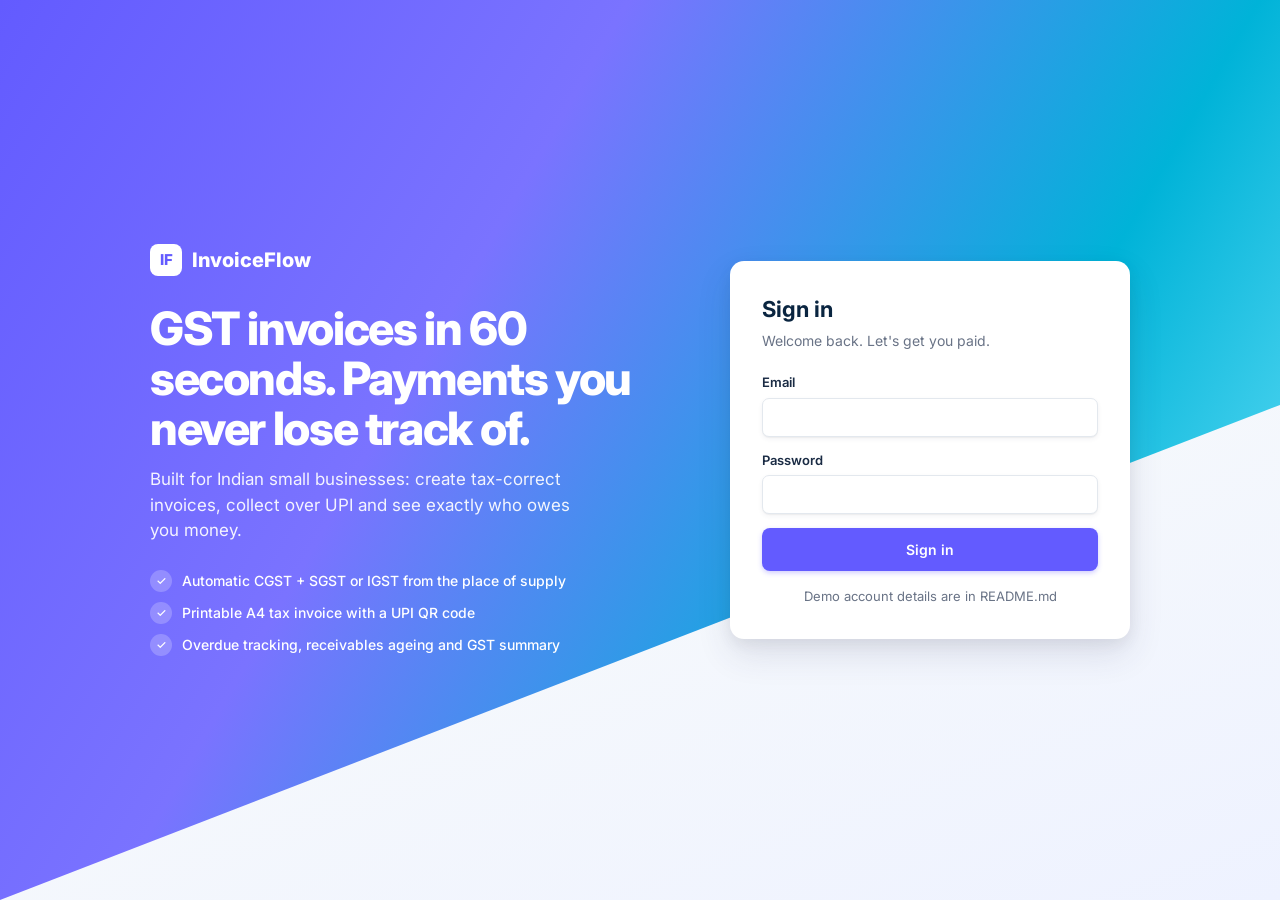
<file: index.html>
<!DOCTYPE html>
<html lang="en">
<head>
    <meta charset="UTF-8">
    <meta name="viewport" content="width=device-width, initial-scale=1.0">
    <title>InvoiceFlow · GST Invoicing for Small Businesses</title>
    <link rel="preconnect" href="https://fonts.googleapis.com">
    <link href="https://fonts.googleapis.com/css2?family=Inter:wght@400;500;600;700;800&family=JetBrains+Mono:wght@500&display=swap" rel="stylesheet">
    <link rel="stylesheet" href="style.css">
</head>
<body data-page="login">

<div class="login-page">
    <div class="login-wrap">
        <section class="login-copy">
            <div class="brand"><span class="brand-mark">IF</span> InvoiceFlow</div>
            <h1>GST invoices in 60 seconds. Payments you never lose track of.</h1>
            <p>Built for Indian small businesses: create tax-correct invoices, collect over UPI and see exactly who owes you money.</p>
            <ul>
                <li>Automatic CGST + SGST or IGST from the place of supply</li>
                <li>Printable A4 tax invoice with a UPI QR code</li>
                <li>Overdue tracking, receivables ageing and GST summary</li>
            </ul>
        </section>

        <form class="login-card" id="loginForm" novalidate>
            <h2>Sign in</h2>
            <p class="sub">Welcome back. Let's get you paid.</p>
            <div class="form-error hidden" id="loginError"></div>
            <div class="field">
                <label for="email">Email</label>
                <input id="email" name="email" type="email" autocomplete="username" required>
            </div>
            <div class="field">
                <label for="password">Password</label>
                <input id="password" name="password" type="password" autocomplete="current-password" required>
            </div>
            <button class="btn btn-primary" style="width:100%;padding:10px" type="submit">Sign in</button>
            <p class="note">Demo account details are in README.md</p>
        </form>
    </div>
</div>

<script src="app.js"></script>
</body>
</html>
</file>
<file: style.css>
/* =========================================================
   InvoiceFlow - GST Invoicing & Payment Tracking
   One stylesheet for login, the app and the printable invoice
   ========================================================= */

:root {
    --bg: #f6f9fc;
    --surface: #ffffff;
    --navy: #0a2540;
    --ink: #1a2b44;
    --muted: #697386;
    --line: #e3e8ee;
    --line-2: #f0f3f7;
    --brand: #635bff;
    --brand-dark: #4b44e0;
    --brand-soft: #eeedff;
    --cyan: #00b3d8;
    --green: #0e9f6e;
    --green-soft: #def7ec;
    --amber: #c27803;
    --amber-soft: #fdf6b2;
    --red: #df1b41;
    --red-soft: #ffe4e8;
    --radius: 10px;
    --shadow: 0 2px 5px rgba(50, 50, 93, .06), 0 1px 1px rgba(0, 0, 0, .04);
    --shadow-lg: 0 15px 35px rgba(50, 50, 93, .12), 0 5px 15px rgba(0, 0, 0, .06);
    --font: "Inter", system-ui, -apple-system, sans-serif;
    --mono: "JetBrains Mono", ui-monospace, monospace;
}

* { box-sizing: border-box; margin: 0; padding: 0; }
html { -webkit-text-size-adjust: 100%; }
body { font-family: var(--font); background: var(--bg); color: var(--ink); font-size: 14px; line-height: 1.5; }
a { color: var(--brand); text-decoration: none; }
button, input, select, textarea { font: inherit; color: inherit; }
.hidden { display: none !important; }
.num { font-variant-numeric: tabular-nums; }
.mono { font-family: var(--mono); font-size: 13px; }
.muted { color: var(--muted); }
.right { text-align: right; }

/* ---------- Buttons & forms ---------- */
.btn {
    display: inline-flex; align-items: center; justify-content: center; gap: 6px;
    padding: 8px 14px; border-radius: 8px; border: 1px solid transparent; font-weight: 600; font-size: 14px;
    cursor: pointer; white-space: nowrap; transition: background .15s, box-shadow .15s, transform .1s;
}
.btn:active { transform: translateY(1px); }
.btn-primary { background: var(--brand); color: #fff; box-shadow: 0 2px 5px rgba(99, 91, 255, .3); }
.btn-primary:hover { background: var(--brand-dark); }
.btn-light { background: var(--surface); border-color: var(--line); color: var(--ink); box-shadow: var(--shadow); }
.btn-light:hover { background: var(--line-2); }
.btn-danger { background: var(--surface); border-color: #f5c2cc; color: var(--red); }
.btn-danger:hover { background: var(--red-soft); }
.btn-sm { padding: 5px 10px; font-size: 13px; }
.btn[disabled] { opacity: .55; cursor: not-allowed; }
.icon-btn { border: 0; background: none; cursor: pointer; color: var(--muted); font-size: 16px; padding: 4px 6px; border-radius: 6px; }
.icon-btn:hover { background: var(--red-soft); color: var(--red); }

.field { display: flex; flex-direction: column; gap: 5px; margin-bottom: 14px; }
.field label { font-size: 13px; font-weight: 600; color: var(--ink); }
.field .hint { font-size: 12px; color: var(--muted); }
.input, .field input, .field select, .field textarea {
    width: 100%; padding: 8px 11px; border: 1px solid var(--line); border-radius: 7px; background: var(--surface);
    outline: none; box-shadow: var(--shadow); transition: border .15s, box-shadow .15s;
}
.input:focus, .field input:focus, .field select:focus, .field textarea:focus { border-color: var(--brand); box-shadow: 0 0 0 3px rgba(99, 91, 255, .18); }
.field textarea { min-height: 70px; resize: vertical; }
.form-grid { display: grid; grid-template-columns: repeat(2, 1fr); gap: 0 14px; }
.form-grid .span-2 { grid-column: span 2; }
.form-error { background: var(--red-soft); color: var(--red); padding: 9px 12px; border-radius: 8px; margin-bottom: 14px; font-weight: 500; }

/* ---------- Status pills ---------- */
.pill { display: inline-block; padding: 2px 9px; border-radius: 6px; font-size: 12px; font-weight: 600; text-transform: capitalize; white-space: nowrap; }
.pill.paid { background: var(--green-soft); color: #03543f; }
.pill.partial { background: var(--amber-soft); color: #8e4b10; }
.pill.unpaid { background: #e3ecfa; color: #1e429f; }
.pill.overdue { background: var(--red-soft); color: #b0102f; }
.pill.cancelled { background: var(--line-2); color: var(--muted); text-decoration: line-through; }
.tag { display: inline-block; padding: 1px 7px; border-radius: 5px; font-size: 11px; font-weight: 700; background: var(--brand-soft); color: var(--brand-dark); letter-spacing: .02em; }
.tag.igst { background: #e0f7fc; color: #036b82; }

/* =========================================================
   LOGIN (index.html)
   ========================================================= */
.login-page {
    min-height: 100vh; display: grid; place-items: center; padding: 32px 16px; position: relative; overflow: hidden;
    background: linear-gradient(160deg, #f6f9fc 0%, #f6f9fc 55%, #eef2ff 100%);
}
.login-page::before {
    content: ""; position: absolute; inset: 0; clip-path: polygon(0 0, 100% 0, 100% 45%, 0 100%);
    background: linear-gradient(120deg, #635bff 0%, #7a73ff 35%, #00b3d8 70%, #80e9ff 100%); z-index: 0;
}
.login-wrap { position: relative; z-index: 1; width: 100%; max-width: 980px; display: grid; grid-template-columns: 1fr 400px; gap: 40px; align-items: center; }
.login-copy { color: #fff; }
.login-copy .brand { display: flex; align-items: center; gap: 10px; font-weight: 800; font-size: 20px; margin-bottom: 28px; }
.brand-mark { width: 32px; height: 32px; border-radius: 8px; background: var(--navy); color: #fff; display: grid; place-items: center; font-weight: 800; font-size: 15px; }
.login-copy .brand-mark { background: #fff; color: var(--brand); }
.login-copy h1 { font-size: clamp(30px, 4.4vw, 46px); line-height: 1.08; letter-spacing: -.03em; font-weight: 800; margin-bottom: 14px; }
.login-copy p { font-size: 17px; opacity: .92; max-width: 440px; }
.login-copy ul { list-style: none; margin-top: 26px; display: grid; gap: 10px; }
.login-copy li { display: flex; gap: 10px; align-items: center; font-weight: 500; }
.login-copy li::before { content: "✓"; width: 22px; height: 22px; border-radius: 50%; background: rgba(255, 255, 255, .22); display: grid; place-items: center; font-size: 12px; flex-shrink: 0; }
.login-card { background: var(--surface); border-radius: 14px; padding: 32px; box-shadow: var(--shadow-lg); }
.login-card h2 { font-size: 22px; font-weight: 700; margin-bottom: 4px; color: var(--navy); }
.login-card .sub { color: var(--muted); margin-bottom: 22px; }
.login-card .note { margin-top: 16px; font-size: 13px; color: var(--muted); text-align: center; }

/* =========================================================
   APP SHELL (app.html - React)
   ========================================================= */
.topbar { background: var(--surface); border-bottom: 1px solid var(--line); position: sticky; top: 0; z-index: 20; }
.topbar-inner { max-width: 1240px; margin: 0 auto; padding: 0 24px; height: 60px; display: flex; align-items: center; gap: 28px; }
.topbar .brand { display: flex; align-items: center; gap: 9px; font-weight: 800; color: var(--navy); font-size: 16px; }
.tabs-nav { display: flex; gap: 4px; height: 100%; }
.tabs-nav button {
    border: 0; background: none; cursor: pointer; padding: 0 12px; font-weight: 600; color: var(--muted);
    border-bottom: 2px solid transparent; height: 100%; white-space: nowrap;
}
.tabs-nav button:hover { color: var(--navy); }
.tabs-nav button.on { color: var(--brand); border-color: var(--brand); }
.topbar .spacer { flex: 1; }
.user-chip { display: flex; align-items: center; gap: 10px; font-size: 13px; }
.user-chip .av { width: 32px; height: 32px; border-radius: 50%; background: var(--navy); color: #fff; display: grid; place-items: center; font-weight: 700; }
.user-chip small { display: block; color: var(--muted); font-size: 12px; line-height: 1.2; }

.page { max-width: 1240px; margin: 0 auto; padding: 28px 24px 70px; }
.page-head { display: flex; align-items: center; justify-content: space-between; gap: 14px; flex-wrap: wrap; margin-bottom: 20px; }
.page-head h1 { font-size: 26px; font-weight: 700; letter-spacing: -.02em; color: var(--navy); }
.page-head p { color: var(--muted); }
.toolbar { display: flex; gap: 8px; flex-wrap: wrap; align-items: center; }
.toolbar .input { width: auto; min-width: 190px; }
.back { display: inline-flex; align-items: center; gap: 6px; font-weight: 600; margin-bottom: 10px; cursor: pointer; border: 0; background: none; color: var(--brand); }

.card { background: var(--surface); border: 1px solid var(--line); border-radius: var(--radius); box-shadow: var(--shadow); }
.card-pad { padding: 20px; }
.card-head { display: flex; align-items: center; justify-content: space-between; padding: 16px 20px; border-bottom: 1px solid var(--line); }
.card-head h3 { font-size: 15px; font-weight: 700; color: var(--navy); }
.card-head small { color: var(--muted); }

/* KPIs */
.kpis { display: grid; grid-template-columns: repeat(4, 1fr); gap: 16px; margin-bottom: 20px; }
.kpi { padding: 18px 20px; }
.kpi .label { font-size: 13px; color: var(--muted); font-weight: 500; display: flex; justify-content: space-between; }
.kpi .value { font-size: 26px; font-weight: 700; color: var(--navy); letter-spacing: -.02em; margin: 6px 0 2px; font-variant-numeric: tabular-nums; }
.kpi .sub { font-size: 12px; color: var(--muted); }
.kpi.alert .value { color: var(--red); }
.kpi .bar { height: 4px; background: var(--line-2); border-radius: 4px; margin-top: 10px; overflow: hidden; }
.kpi .bar i { display: block; height: 100%; background: var(--green); }

.dash-grid { display: grid; grid-template-columns: 1.6fr 1fr; gap: 16px; margin-bottom: 16px; }

/* Column chart (billed vs collected) */
.chart { display: grid; grid-template-columns: repeat(6, 1fr); gap: 14px; align-items: end; height: 220px; padding: 10px 6px 0; border-bottom: 1px solid var(--line); }
.chart .col { display: flex; gap: 4px; align-items: end; justify-content: center; height: 100%; position: relative; }
.chart .col i { width: 34%; max-width: 26px; border-radius: 4px 4px 0 0; transition: height .6s ease; min-height: 2px; }
.chart .col i.b { background: var(--brand); }
.chart .col i.c { background: var(--cyan); }
.chart .col:hover i { filter: brightness(1.1); }
.chart-labels { display: grid; grid-template-columns: repeat(6, 1fr); gap: 14px; text-align: center; font-size: 12px; color: var(--muted); padding-top: 6px; }
.legend { display: flex; gap: 16px; font-size: 12px; color: var(--muted); }
.legend span::before { content: ""; display: inline-block; width: 10px; height: 10px; border-radius: 3px; margin-right: 6px; background: var(--c); vertical-align: -1px; }
.tip { position: absolute; bottom: calc(100% + 6px); left: 50%; transform: translateX(-50%); background: var(--navy); color: #fff; font-size: 12px; padding: 6px 9px; border-radius: 6px; white-space: nowrap; opacity: 0; pointer-events: none; transition: opacity .15s; z-index: 2; }
.chart .col:hover .tip { opacity: 1; }

/* Ageing stacked bar */
.stack { display: flex; height: 14px; border-radius: 7px; overflow: hidden; background: var(--line-2); margin: 6px 0 16px; }
.stack i { display: block; height: 100%; }
.aging-row { display: flex; justify-content: space-between; align-items: center; padding: 7px 0; border-bottom: 1px solid var(--line-2); }
.aging-row span::before { content: ""; display: inline-block; width: 9px; height: 9px; border-radius: 50%; background: var(--c); margin-right: 8px; }
.gst-split { display: grid; grid-template-columns: repeat(3, 1fr); gap: 10px; margin-top: 6px; }
.gst-split div { background: var(--line-2); border-radius: 8px; padding: 10px 12px; }
.gst-split small { color: var(--muted); font-size: 12px; font-weight: 600; }
.gst-split b { display: block; font-size: 15px; color: var(--navy); }

/* Tables */
.table-wrap { overflow-x: auto; }
table.data { width: 100%; border-collapse: collapse; }
table.data th { text-align: left; font-size: 12px; font-weight: 600; color: var(--muted); padding: 10px 16px; background: #fafbfc; border-bottom: 1px solid var(--line); white-space: nowrap; }
table.data td { padding: 12px 16px; border-bottom: 1px solid var(--line-2); vertical-align: middle; }
table.data tr:last-child td { border-bottom: 0; }
table.data tr.click { cursor: pointer; }
table.data tr.click:hover td { background: #f8f9ff; }
table.data .right, table.data th.right { text-align: right; }
.empty { text-align: center; color: var(--muted); padding: 34px; }

.filter-tabs { display: flex; gap: 2px; background: var(--line-2); padding: 3px; border-radius: 8px; }
.filter-tabs button { border: 0; background: none; padding: 6px 12px; border-radius: 6px; font-weight: 600; color: var(--muted); cursor: pointer; font-size: 13px; }
.filter-tabs button.on { background: var(--surface); color: var(--navy); box-shadow: var(--shadow); }

/* ---------- Invoice builder ---------- */
.builder { display: grid; grid-template-columns: 1fr 330px; gap: 18px; align-items: start; }
.items-table { width: 100%; border-collapse: collapse; }
.items-table th { font-size: 12px; color: var(--muted); font-weight: 600; text-align: left; padding: 8px 6px; border-bottom: 1px solid var(--line); white-space: nowrap; }
.items-table td { padding: 6px; vertical-align: top; border-bottom: 1px solid var(--line-2); }
.items-table input, .items-table select { width: 100%; padding: 7px 8px; border: 1px solid var(--line); border-radius: 6px; background: var(--surface); outline: none; }
.items-table input:focus, .items-table select:focus { border-color: var(--brand); box-shadow: 0 0 0 2px rgba(99, 91, 255, .15); }
.items-table .amt { text-align: right; font-weight: 600; padding-top: 13px; white-space: nowrap; }
.summary { position: sticky; top: 80px; }
.sum-row { display: flex; justify-content: space-between; padding: 6px 0; font-variant-numeric: tabular-nums; }
.sum-row.total { border-top: 1px solid var(--line); margin-top: 8px; padding-top: 12px; font-size: 20px; font-weight: 700; color: var(--navy); }
.words { font-size: 12px; color: var(--muted); font-style: italic; margin-top: 6px; }
.supply-note { padding: 10px 12px; border-radius: 8px; font-size: 13px; margin-bottom: 14px; background: var(--brand-soft); color: var(--brand-dark); }
.supply-note.igst { background: #e0f7fc; color: #036b82; }
.terms-btns { display: flex; gap: 6px; margin-top: 6px; }
.terms-btns button { border: 1px solid var(--line); background: var(--surface); border-radius: 6px; padding: 3px 9px; font-size: 12px; cursor: pointer; font-weight: 600; }
.terms-btns button:hover { border-color: var(--brand); color: var(--brand); }

/* ---------- Invoice detail ---------- */
.detail-grid { display: grid; grid-template-columns: 1fr 340px; gap: 18px; align-items: start; }
.detail-head { display: flex; justify-content: space-between; gap: 16px; flex-wrap: wrap; padding: 22px; border-bottom: 1px solid var(--line); }
.detail-head .amount { font-size: 32px; font-weight: 700; color: var(--navy); letter-spacing: -.02em; }
.meta-grid { display: grid; grid-template-columns: repeat(4, 1fr); gap: 14px; padding: 18px 22px; border-bottom: 1px solid var(--line); }
.meta-grid small { display: block; color: var(--muted); font-size: 12px; }
.meta-grid b { font-weight: 600; }
.progress { height: 8px; background: var(--line-2); border-radius: 8px; overflow: hidden; margin: 10px 0 4px; }
.progress i { display: block; height: 100%; background: var(--green); }
.pay-item { display: flex; justify-content: space-between; align-items: center; padding: 10px 0; border-bottom: 1px solid var(--line-2); gap: 8px; }
.reminder { background: var(--line-2); border-radius: 8px; padding: 12px; font-size: 13px; white-space: pre-line; margin: 10px 0; max-height: 220px; overflow: auto; }

/* ---------- Modal + toast ---------- */
.modal-backdrop { position: fixed; inset: 0; background: rgba(10, 37, 64, .45); display: flex; align-items: flex-start; justify-content: center; padding: 50px 16px; overflow-y: auto; z-index: 50; animation: fade .15s; }
.modal { background: var(--surface); border-radius: 12px; width: 100%; max-width: 560px; box-shadow: var(--shadow-lg); animation: pop .2s ease; }
.modal-head { display: flex; justify-content: space-between; align-items: center; padding: 16px 20px; border-bottom: 1px solid var(--line); }
.modal-head h3 { font-size: 16px; color: var(--navy); }
.modal-body { padding: 20px; }
@keyframes fade { from { opacity: 0; } }
@keyframes pop { from { opacity: 0; transform: scale(.97) translateY(8px); } }
.toast { position: fixed; bottom: 22px; right: 22px; z-index: 100; background: var(--navy); color: #fff; padding: 11px 16px; border-radius: 8px; box-shadow: var(--shadow-lg); font-weight: 500; animation: pop .2s; }
.toast.err { background: var(--red); }
.loading { padding: 60px; text-align: center; color: var(--muted); }

/* =========================================================
   PRINTABLE TAX INVOICE (invoice.html)
   ========================================================= */
.print-bar { max-width: 210mm; margin: 20px auto 0; display: flex; justify-content: space-between; gap: 10px; padding: 0 4px; flex-wrap: wrap; }
.sheet {
    width: 210mm; min-height: 297mm; margin: 14px auto 40px; background: #fff; padding: 14mm 14mm 12mm;
    box-shadow: var(--shadow-lg); position: relative; color: #111; font-size: 12.5px; overflow: hidden;
}
.sheet-top { display: flex; justify-content: space-between; gap: 20px; padding-bottom: 14px; border-bottom: 3px solid var(--navy); }
.sheet-top h1 { font-size: 22px; color: var(--navy); letter-spacing: -.01em; }
.sheet-top .addr { white-space: pre-line; color: #444; margin-top: 4px; }
.doc-title { text-align: right; }
.doc-title h2 { font-size: 20px; letter-spacing: .14em; color: var(--brand); }
.doc-title table td { padding: 1px 0 1px 12px; text-align: right; white-space: nowrap; }
.doc-title table td:first-child { color: #666; }
.parties { display: grid; grid-template-columns: 1fr 1fr; gap: 20px; padding: 14px 0; }
.parties h4 { font-size: 10.5px; letter-spacing: .12em; color: #777; text-transform: uppercase; margin-bottom: 4px; }
.parties .addr { white-space: pre-line; color: #333; }
.inv-table { width: 100%; border-collapse: collapse; margin-top: 4px; }
.inv-table th { background: var(--navy); color: #fff; font-size: 11px; font-weight: 600; padding: 7px 6px; text-align: left; }
.inv-table td { padding: 7px 6px; border-bottom: 1px solid #e5e7eb; vertical-align: top; }
.inv-table .r { text-align: right; white-space: nowrap; }
.inv-bottom { display: grid; grid-template-columns: 1fr 260px; gap: 22px; margin-top: 14px; }
.totals td { padding: 4px 0; }
.totals td:last-child { text-align: right; font-variant-numeric: tabular-nums; }
.totals tr.grand td { border-top: 2px solid var(--navy); padding-top: 8px; font-size: 16px; font-weight: 700; color: var(--navy); }
.tax-table { width: 100%; border-collapse: collapse; font-size: 11px; margin-top: 8px; }
.tax-table th, .tax-table td { border: 1px solid #e5e7eb; padding: 4px 6px; text-align: right; }
.tax-table th:first-child, .tax-table td:first-child { text-align: left; }
.in-words { background: #f6f9fc; border-left: 3px solid var(--brand); padding: 8px 10px; margin-top: 10px; font-weight: 600; }
.pay-box { display: flex; gap: 14px; align-items: center; margin-top: 14px; border: 1px dashed #cbd2d9; border-radius: 8px; padding: 10px; }
.pay-box #qr img, .pay-box #qr canvas { width: 92px !important; height: 92px !important; }
.sheet-foot { display: grid; grid-template-columns: 1fr 220px; gap: 20px; margin-top: 18px; padding-top: 12px; border-top: 1px solid #e5e7eb; }
.sheet-foot .terms { white-space: pre-line; color: #555; font-size: 11px; }
.sign { text-align: right; }
.sign .line { margin-top: 46px; border-top: 1px solid #999; padding-top: 4px; font-size: 11px; color: #555; }
.stamp {
    position: absolute; top: 120mm; left: 50%; transform: translate(-50%, -50%) rotate(-18deg);
    font-size: 64px; font-weight: 800; letter-spacing: .12em; padding: 6px 26px; border: 6px solid; border-radius: 12px; opacity: .13; pointer-events: none;
}
.stamp.paid { color: var(--green); }
.stamp.cancelled { color: var(--red); }
.computer-note { text-align: center; color: #999; font-size: 10.5px; margin-top: 14px; }

@media print {
    body { background: #fff; }
    .print-bar { display: none; }
    .sheet { margin: 0; box-shadow: none; width: auto; min-height: auto; padding: 0; }
    @page { size: A4; margin: 12mm; }
    .inv-table th { -webkit-print-color-adjust: exact; print-color-adjust: exact; }
    .in-words, .stamp { -webkit-print-color-adjust: exact; print-color-adjust: exact; }
}

/* ---------- Responsive ---------- */
@media (max-width: 1024px) {
    .user-chip > div { display: none; }
    .builder, .detail-grid, .dash-grid { grid-template-columns: 1fr; }
    .summary { position: static; }
    .kpis { grid-template-columns: repeat(2, 1fr); }
}
@media (max-width: 760px) {
    .login-wrap { grid-template-columns: 1fr; }
    .topbar-inner { height: auto; flex-wrap: wrap; gap: 8px; padding: 10px 16px; }
    .tabs-nav { order: 3; width: 100%; overflow-x: auto; height: 40px; }
    .user-chip > div { display: none; }
    .page { padding: 20px 16px 60px; }
    .meta-grid { grid-template-columns: repeat(2, 1fr); }
    .form-grid { grid-template-columns: 1fr; }
    .form-grid .span-2 { grid-column: auto; }
    .sheet { width: 100%; min-height: 0; padding: 18px; }
    .parties, .inv-bottom, .sheet-foot { grid-template-columns: 1fr; }
}
</file>
